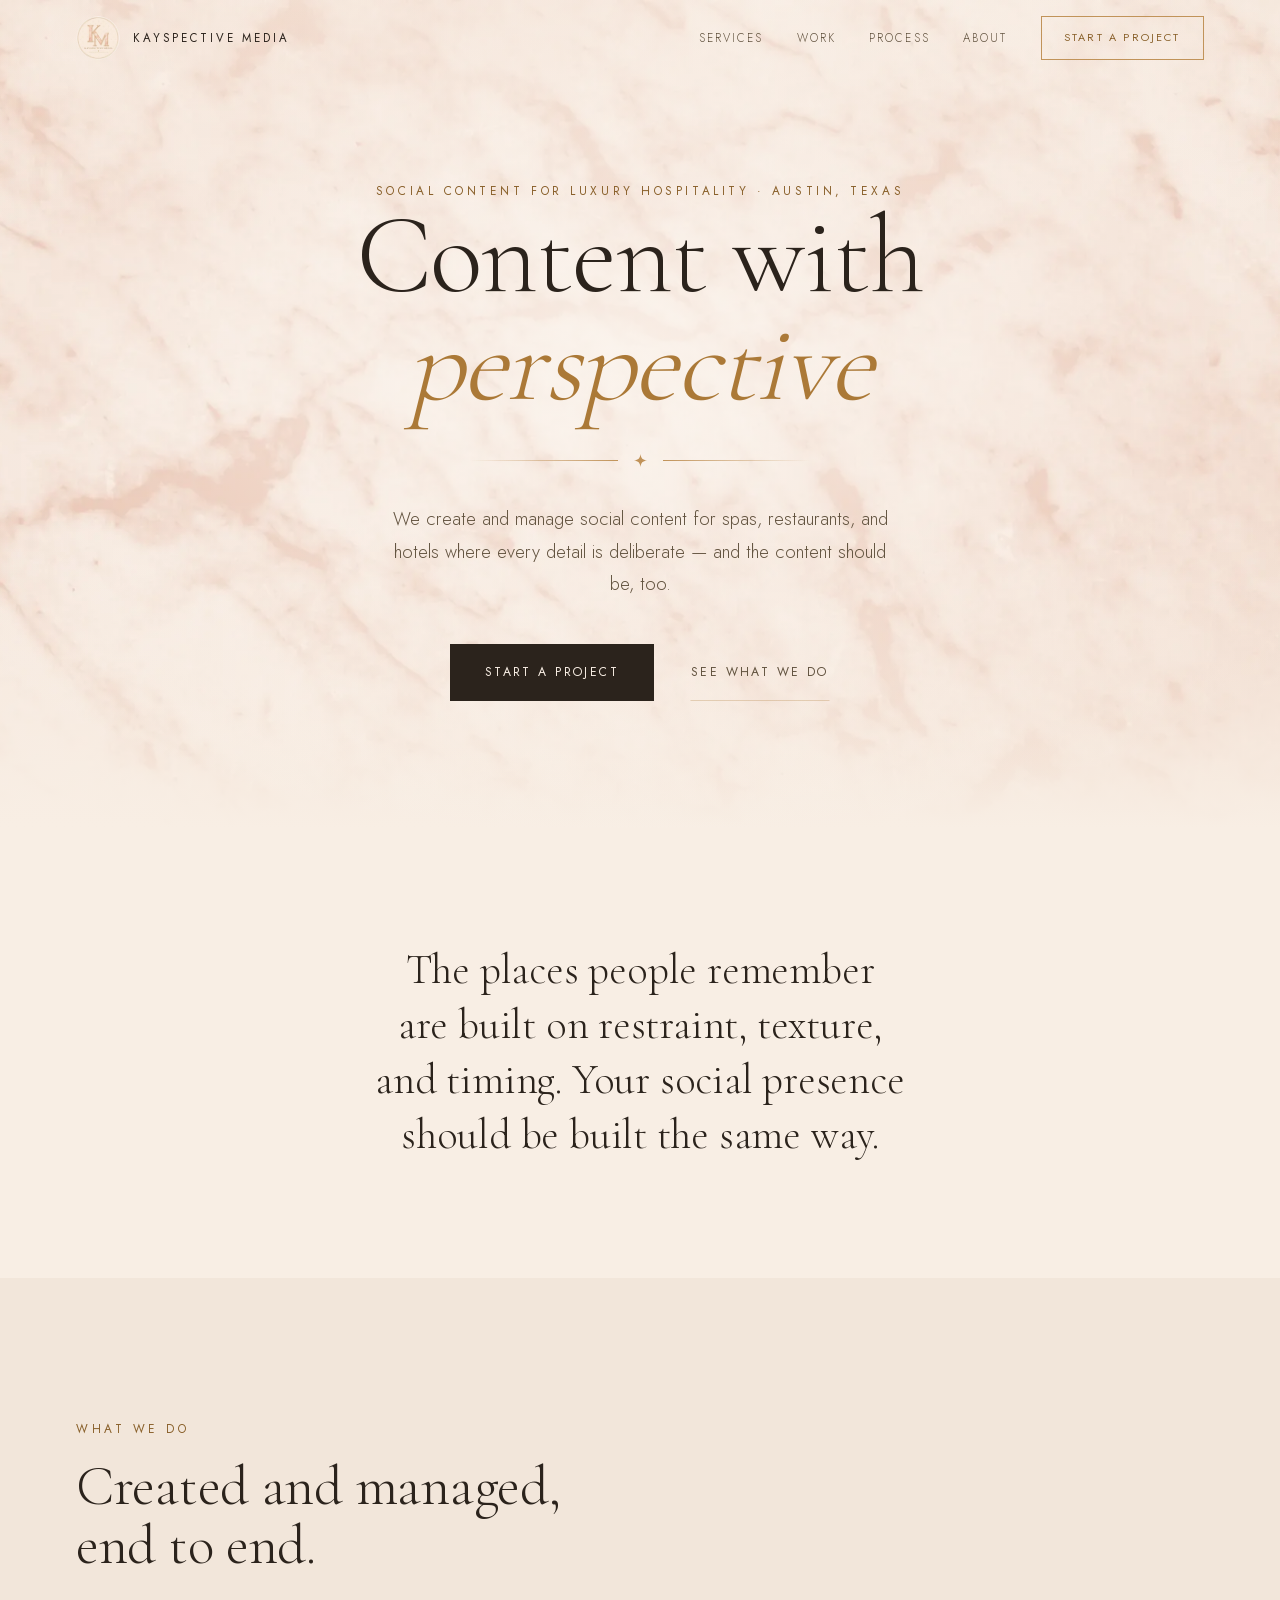
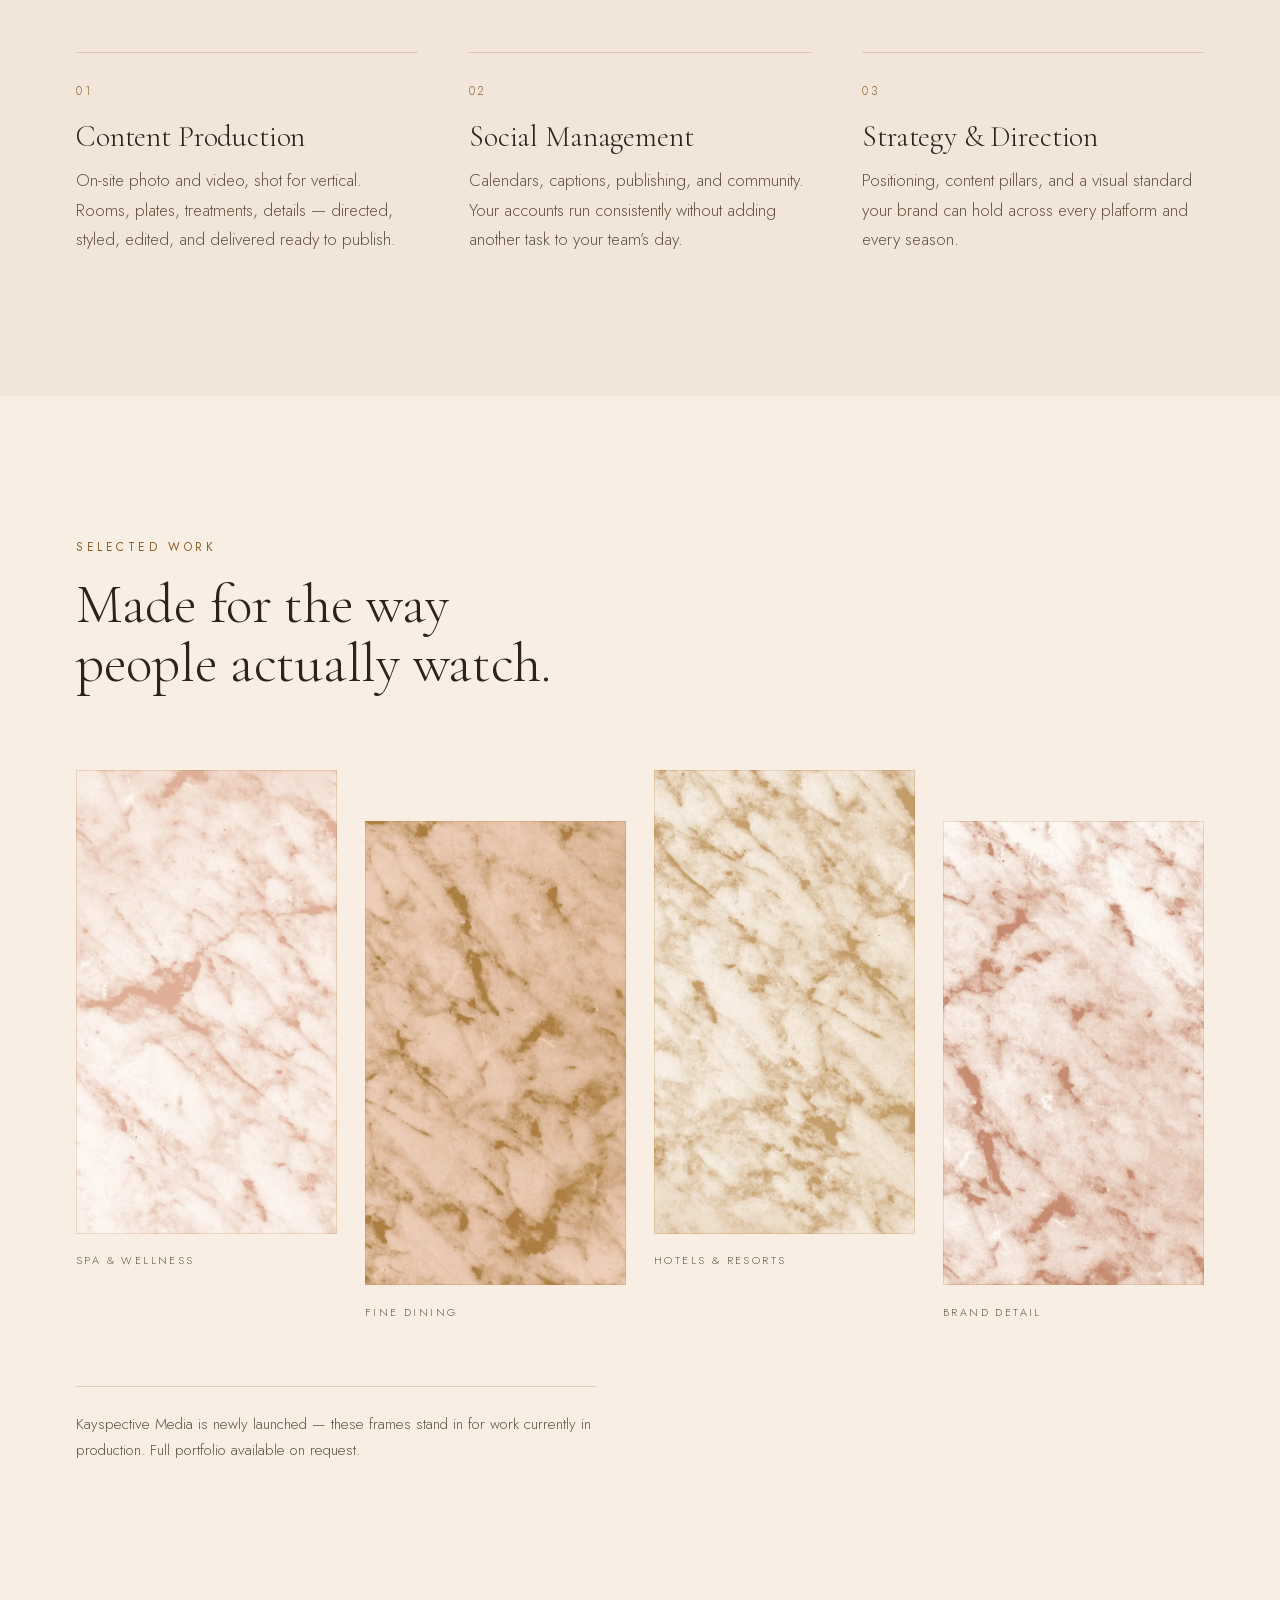
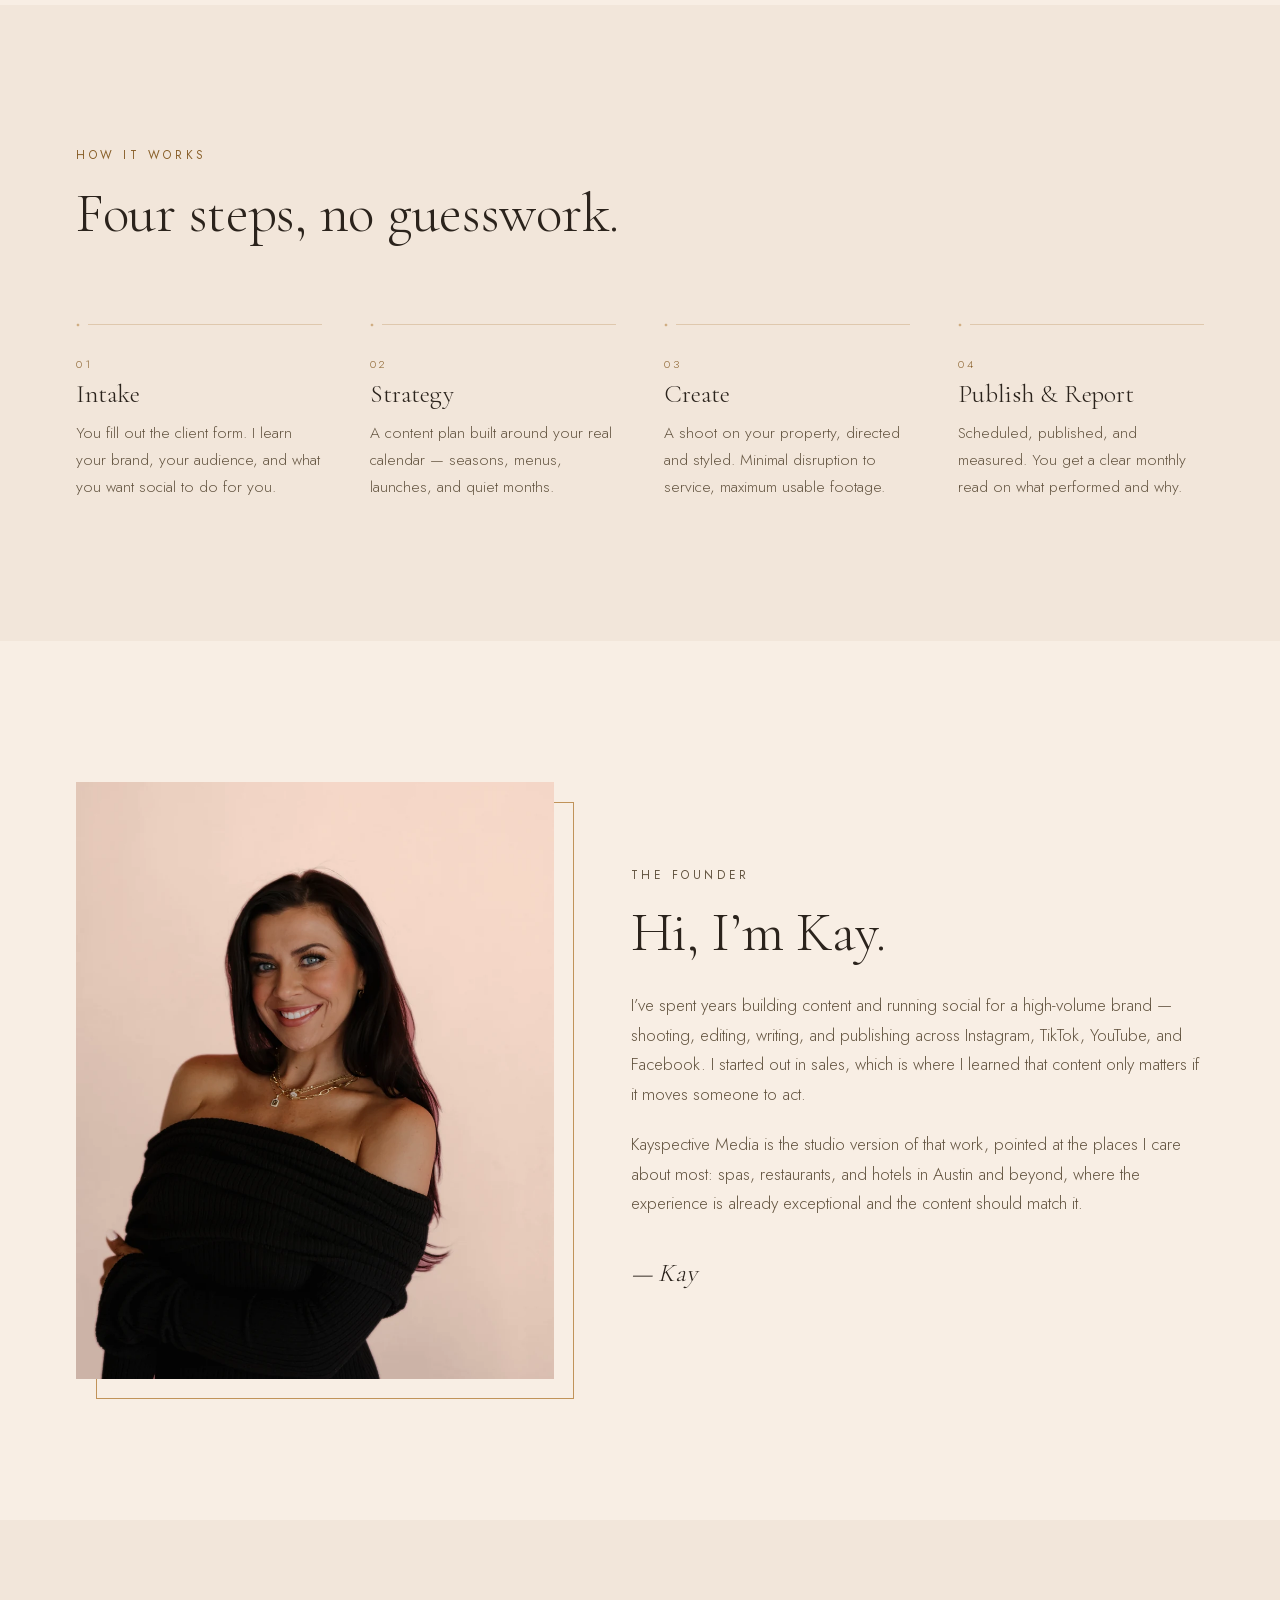
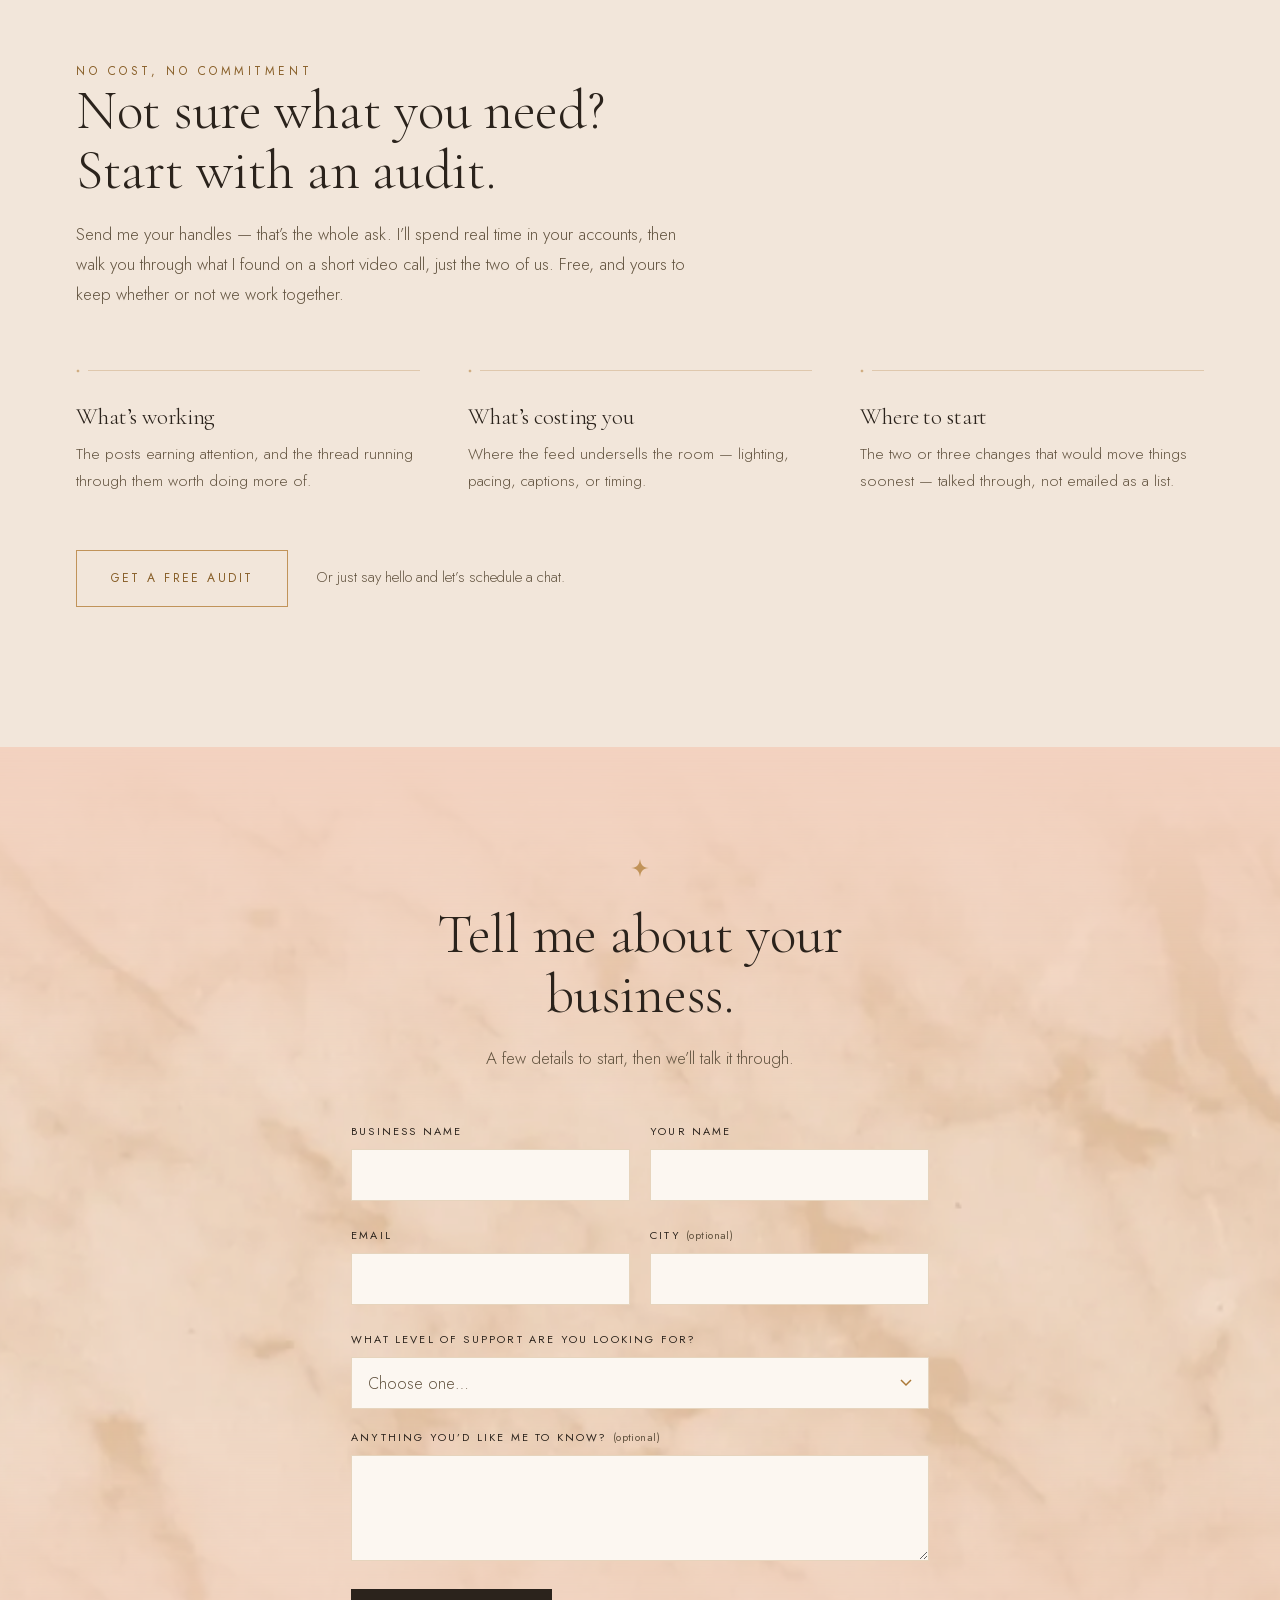
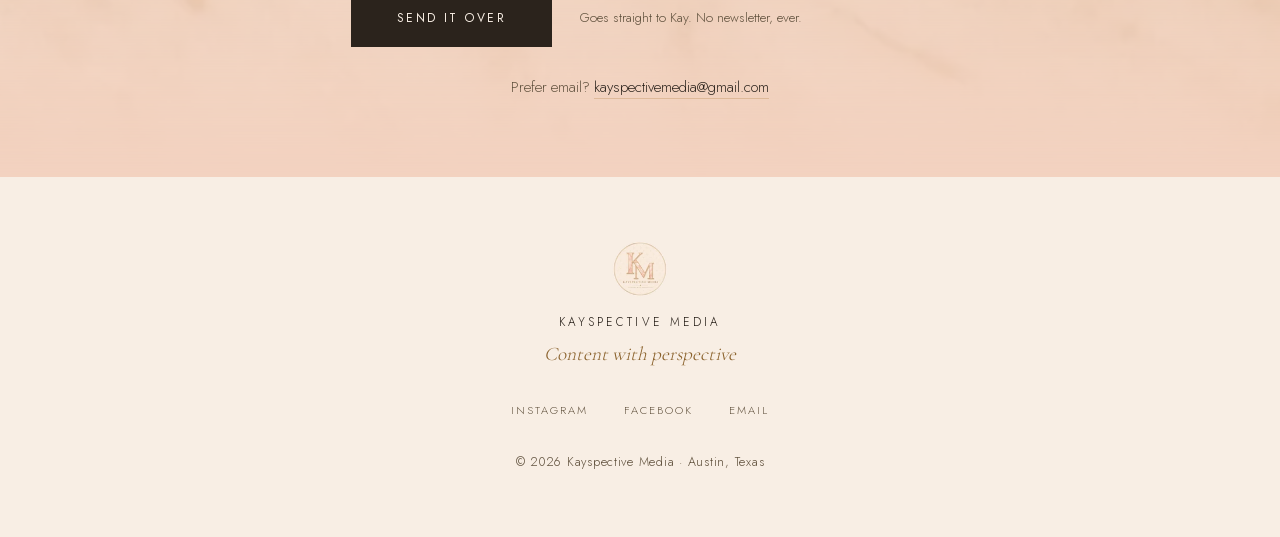
<file: index.html>
<!doctype html>
<html lang="en">
<head>
<meta charset="utf-8">
<meta name="viewport" content="width=device-width, initial-scale=1">
<title>Kayspective Media — Content with perspective</title>
<meta name="description" content="Kayspective Media creates and manages social content for luxury spas, restaurants, and hotels. Based in Austin, Texas.">
<link rel="canonical" href="https://kayspectivemedia.com/">

<meta property="og:type" content="website">
<meta property="og:site_name" content="Kayspective Media">
<meta property="og:title" content="Kayspective Media — Content with perspective">
<meta property="og:description" content="Social content creation and management for luxury spas, restaurants, and hotels. Based in Austin, Texas.">
<meta property="og:url" content="https://kayspectivemedia.com/">
<meta property="og:image" content="https://kayspectivemedia.com/assets/og.jpg">
<meta property="og:image:width" content="1200">
<meta property="og:image:height" content="630">
<meta name="twitter:card" content="summary_large_image">
<meta name="theme-color" content="#F8EEE4">

<link rel="icon" href="assets/favicon.ico" sizes="any">
<link rel="apple-touch-icon" href="assets/apple-touch-icon.png">

<link rel="preload" href="assets/fonts/cormorant-garamond-var.woff2" as="font" type="font/woff2" crossorigin>
<link rel="preload" href="assets/fonts/jost-var.woff2" as="font" type="font/woff2" crossorigin>
<link rel="preload" href="assets/img/hero.webp" as="image" fetchpriority="high">
<link rel="stylesheet" href="styles.css">
<script>document.documentElement.classList.add('js')</script>
<!-- Review deployments (GitHub Pages etc.) must not compete with the real domain
     in search. Scoped by hostname so it disables itself at launch automatically. -->
<script>
if (!/^(www\.)?kayspectivemedia\.com$/.test(location.hostname)) {
  var m = document.createElement('meta');
  m.name = 'robots'; m.content = 'noindex, nofollow';
  document.head.appendChild(m);
}
</script>

<script type="application/ld+json">
{
  "@context": "https://schema.org",
  "@type": "ProfessionalService",
  "name": "Kayspective Media",
  "slogan": "Content with perspective",
  "description": "Social content creation and management for luxury spas, restaurants, and hotels.",
  "url": "https://kayspectivemedia.com/",
  "logo": "https://kayspectivemedia.com/assets/logo.jpg",
  "image": "https://kayspectivemedia.com/assets/og.jpg",
  "email": "kayspectivemedia@gmail.com",
  "founder": { "@type": "Person", "name": "Kaylin Mee" },
  "address": { "@type": "PostalAddress", "addressLocality": "Austin", "addressRegion": "TX", "addressCountry": "US" },
  "areaServed": { "@type": "City", "name": "Austin" },
  "sameAs": ["https://www.instagram.com/kayspective.media",
             "https://www.facebook.com/profile.php?id=61593533099019"],
  "knowsAbout": ["Social media content creation", "Social media management", "Content strategy", "Hospitality marketing"]
}
</script>
<script src="https://challenges.cloudflare.com/turnstile/v0/api.js" async defer></script>
</head>
<body>
<a class="skip-link" href="#main">Skip to content</a>

<!-- ── reusable star glyph, lifted from the logo's damask motif ─────────── -->
<svg width="0" height="0" aria-hidden="true" focusable="false" style="position:absolute">
  <symbol id="star" viewBox="0 0 24 24">
    <path d="M12 0c1.05 8.2 3.8 10.95 12 12-8.2 1.05-10.95 3.8-12 12-1.05-8.2-3.8-10.95-12-12C8.2 10.95 10.95 8.2 12 0z"/>
  </symbol>
</svg>

<header class="site-header" id="site-header">
  <div class="shell header-inner">
    <a class="brand" href="#top">
      <img src="assets/logo-mark-96.webp" alt="" width="44" height="44" class="brand-mark">
      <span class="brand-name">Kayspective Media</span>
    </a>

    <nav class="nav" id="nav" aria-label="Primary">
      <a href="#services">Services</a>
      <a href="#work">Work</a>
      <a href="#process">Process</a>
      <a href="#about">About</a>
      <a class="btn btn-outline btn-sm" href="#contact">Start a project</a>
    </nav>

    <button class="nav-toggle" id="nav-toggle" aria-expanded="false" aria-controls="nav" aria-label="Menu">
      <span></span><span></span>
    </button>
  </div>
</header>

<main id="main">
<span id="top"></span>

<!-- ══ HERO ══════════════════════════════════════════════════════════════ -->
<section class="hero">
  <div class="hero-bg" aria-hidden="true"></div>
  <div class="shell hero-inner">
    <!-- COPY: provisional -->
    <p class="eyebrow reveal">Social content for luxury hospitality &middot; Austin, Texas</p>
    <h1 class="hero-title reveal">Content with<br><em>perspective</em></h1>
    <div class="rule reveal" aria-hidden="true"><span></span><svg class="star" width="13" height="13"><use href="#star"/></svg><span></span></div>
    <p class="hero-sub reveal">We create and manage social content for spas, restaurants, and hotels where every
      detail is deliberate &mdash; and the content should be, too.</p>
    <div class="hero-actions reveal">
      <a class="btn btn-solid" href="#contact">Start a project</a>
      <a class="btn btn-quiet" href="#services">See what we do</a>
    </div>
    <!-- /COPY -->
  </div>
</section>

<!-- ══ POSITIONING ═══════════════════════════════════════════════════════ -->
<section class="statement">
  <div class="shell">
    <!-- COPY: provisional -->
    <p class="statement-text reveal">The places people remember are built on restraint, texture, and timing.
      Your social presence should be built the same way.</p>
    <!-- /COPY -->
  </div>
</section>

<!-- ══ SERVICES ══════════════════════════════════════════════════════════ -->
<section class="section section-sand" id="services">
  <div class="shell">
    <header class="section-head">
      <p class="eyebrow reveal">What we do</p>
      <h2 class="reveal">Created and managed,<br>end to end.</h2>
    </header>

    <!-- COPY: provisional -->
    <div class="services">
      <article class="service reveal">
        <p class="num">01</p>
        <h3>Content Production</h3>
        <p>On-site photo and video, shot for vertical. Rooms, plates, treatments, details &mdash;
          directed, styled, edited, and delivered ready to publish.</p>
      </article>
      <article class="service reveal">
        <p class="num">02</p>
        <h3>Social Management</h3>
        <p>Calendars, captions, publishing, and community. Your accounts run consistently
          without adding another task to your team&rsquo;s day.</p>
      </article>
      <article class="service reveal">
        <p class="num">03</p>
        <h3>Strategy &amp; Direction</h3>
        <p>Positioning, content pillars, and a visual standard your brand can hold across
          every platform and every season.</p>
      </article>
    </div>
    <!-- /COPY -->
  </div>
</section>

<!-- ══ SELECTED WORK ═════════════════════════════════════════════════════ -->
<section class="section" id="work">
  <div class="shell">
    <header class="section-head">
      <p class="eyebrow reveal">Selected work</p>
      <h2 class="reveal">Made for the way<br>people actually watch.</h2>
    </header>

    <div class="reels">
      <figure class="reel reveal">
        <picture><source media="(max-width:640px)" srcset="assets/img/reel-1@half.webp">
        <img src="assets/img/reel-1.webp" alt="Vertical content frame in blush marble" width="900" height="1600" loading="lazy" decoding="async"></picture>
        <figcaption>Spa &amp; Wellness</figcaption>
      </figure>
      <figure class="reel reveal">
        <picture><source media="(max-width:640px)" srcset="assets/img/reel-2@half.webp">
        <img src="assets/img/reel-2.webp" alt="Vertical content frame in champagne marble" width="900" height="1600" loading="lazy" decoding="async"></picture>
        <figcaption>Fine Dining</figcaption>
      </figure>
      <figure class="reel reveal">
        <picture><source media="(max-width:640px)" srcset="assets/img/reel-3@half.webp">
        <img src="assets/img/reel-3.webp" alt="Vertical content frame in cream marble" width="900" height="1600" loading="lazy" decoding="async"></picture>
        <figcaption>Hotels &amp; Resorts</figcaption>
      </figure>
      <figure class="reel reveal">
        <picture><source media="(max-width:640px)" srcset="assets/img/reel-4@half.webp">
        <img src="assets/img/reel-4.webp" alt="Vertical content frame in rose marble" width="900" height="1600" loading="lazy" decoding="async"></picture>
        <figcaption>Brand Detail</figcaption>
      </figure>
    </div>

    <!-- COPY: provisional -->
    <p class="note reveal">Kayspective Media is newly launched &mdash; these frames stand in for work
      currently in production. Full portfolio available on request.</p>
    <!-- /COPY -->
  </div>
</section>

<!-- ══ PROCESS ═══════════════════════════════════════════════════════════ -->
<section class="section section-sand" id="process">
  <div class="shell">
    <header class="section-head">
      <p class="eyebrow reveal">How it works</p>
      <h2 class="reveal">Four steps, no guesswork.</h2>
    </header>

    <!-- COPY: provisional -->
    <ol class="process">
      <li class="step reveal">
        <svg class="star" width="12" height="12" aria-hidden="true"><use href="#star"/></svg>
        <h3><span>01</span> Intake</h3>
        <p>You fill out the client form. I learn your brand, your audience, and what you want social to do for you.</p>
      </li>
      <li class="step reveal">
        <svg class="star" width="12" height="12" aria-hidden="true"><use href="#star"/></svg>
        <h3><span>02</span> Strategy</h3>
        <p>A content plan built around your real calendar &mdash; seasons, menus, launches, and quiet months.</p>
      </li>
      <li class="step reveal">
        <svg class="star" width="12" height="12" aria-hidden="true"><use href="#star"/></svg>
        <h3><span>03</span> Create</h3>
        <p>A shoot on your property, directed and styled. Minimal disruption to service, maximum usable footage.</p>
      </li>
      <li class="step reveal">
        <svg class="star" width="12" height="12" aria-hidden="true"><use href="#star"/></svg>
        <h3><span>04</span> Publish &amp; Report</h3>
        <p>Scheduled, published, and measured. You get a clear monthly read on what performed and why.</p>
      </li>
    </ol>
    <!-- /COPY -->
  </div>
</section>

<!-- ══ ABOUT ═════════════════════════════════════════════════════════════ -->
<section class="section" id="about">
  <div class="shell about">
    <div class="about-media reveal">
      <picture><source media="(max-width:640px)" srcset="assets/img/portrait@half.webp">
      <img src="assets/img/portrait.webp" alt="Kay Mee, founder of Kayspective Media" width="900" height="1125" loading="lazy" decoding="async"></picture>
    </div>
    <div class="about-body">
      <p class="eyebrow reveal">The founder</p>
      <h2 class="reveal">Hi, I&rsquo;m Kay.</h2>
      <!-- COPY: provisional — Kay to review and approve before launch -->
      <p class="reveal">I&rsquo;ve spent years building content and running social for a high-volume brand &mdash;
        shooting, editing, writing, and publishing across Instagram, TikTok, YouTube, and Facebook. I
        started out in sales, which is where I learned that content only matters if it moves someone to act.</p>
      <p class="reveal">Kayspective Media is the studio version of that work, pointed at the places I care
        about most: spas, restaurants, and hotels in Austin and beyond, where the experience is already
        exceptional and the content should match it.</p>
      <p class="signature reveal">&mdash; Kay</p>
      <!-- /COPY -->
    </div>
  </div>
</section>

<!-- ══ FREE AUDIT ════════════════════════════════════════════════════════ -->
<!-- The low-commitment first step. Cold traffic arriving from Instagram is not
     ready to describe its whole operation to a studio it met a minute ago; this
     asks for nothing but a handle and feeds the same form. -->
<section class="section section-sand audit" id="audit">
  <div class="shell audit-inner">
    <!-- COPY: provisional -->
    <p class="eyebrow reveal">No cost, no commitment</p>
    <h2 class="reveal">Not sure what you need?<br>Start with an audit.</h2>
    <p class="audit-lead reveal">Send me your handles &mdash; that&rsquo;s the whole ask. I&rsquo;ll spend
      real time in your accounts, then walk you through what I found on a short video call, just the two
      of us. Free, and yours to keep whether or not we work together.</p>

    <ul class="audit-list">
      <li class="audit-item reveal">
        <svg class="star" width="12" height="12" aria-hidden="true"><use href="#star"/></svg>
        <h3>What&rsquo;s working</h3>
        <p>The posts earning attention, and the thread running through them worth doing more of.</p>
      </li>
      <li class="audit-item reveal">
        <svg class="star" width="12" height="12" aria-hidden="true"><use href="#star"/></svg>
        <h3>What&rsquo;s costing you</h3>
        <p>Where the feed undersells the room &mdash; lighting, pacing, captions, or timing.</p>
      </li>
      <li class="audit-item reveal">
        <svg class="star" width="12" height="12" aria-hidden="true"><use href="#star"/></svg>
        <h3>Where to start</h3>
        <p>The two or three changes that would move things soonest &mdash; talked through, not
          emailed as a list.</p>
      </li>
    </ul>

    <p class="audit-foot reveal">
      <a class="btn btn-outline" href="#contact" data-support="audit">Get a free audit</a>
      <span class="audit-next">Or just say hello and let&rsquo;s schedule a chat.</span>
    </p>
    <!-- /COPY -->
  </div>
</section>

<!-- ══ CLOSING CTA / INTAKE ══════════════════════════════════════════════ -->
<section class="cta" id="contact">
  <div class="cta-band" aria-hidden="true"></div>
  <div class="shell cta-inner">
    <svg class="star star-lg reveal" width="18" height="18" aria-hidden="true"><use href="#star"/></svg>
    <!-- COPY: provisional -->
    <h2 class="reveal">Tell me about your business.</h2>
    <p class="reveal">A few details to start, then we&rsquo;ll talk it through.</p>
    <!-- /COPY -->

    <form class="intake reveal" id="intake" method="post" action="/api/intake" novalidate>
      <div class="field-row">
        <div class="field">
          <label for="f-business">Business name</label>
          <input id="f-business" name="business" type="text" autocomplete="organization" required maxlength="120">
          <span class="field-error" id="e-business" hidden></span>
        </div>
        <div class="field">
          <label for="f-name">Your name</label>
          <input id="f-name" name="name" type="text" autocomplete="name" required maxlength="120">
          <span class="field-error" id="e-name" hidden></span>
        </div>
      </div>

      <div class="field-row">
        <div class="field">
          <label for="f-email">Email</label>
          <input id="f-email" name="email" type="email" autocomplete="email" inputmode="email" required maxlength="200">
          <span class="field-error" id="e-email" hidden></span>
        </div>
        <div class="field field-combo">
          <label for="f-city">City <span class="opt">(optional)</span></label>
          <!-- A plain text input until main.js upgrades it to a combobox. If the
               script never runs, browser address autofill still applies. -->
          <input id="f-city" name="city" type="text" autocomplete="address-level2"
                 maxlength="120" autocapitalize="words" spellcheck="false">
          <ul class="combo-list" id="city-list" role="listbox" aria-label="City suggestions" hidden></ul>
        </div>
      </div>

      <div class="field">
        <label for="f-support">What level of support are you looking for?</label>
        <select id="f-support" name="support" required>
          <option value="" selected disabled>Choose one&hellip;</option>
          <option>Strategy &amp; Guidance — we&rsquo;ll create and post ourselves</option>
          <option>Consistent Content — 3 videos a week</option>
          <option>Growth Content — 5 videos a week</option>
          <option>Daily Content — showing up every day</option>
          <option data-key="audit">Not sure yet — recommend a level after an audit</option>
        </select>
        <span class="field-error" id="e-support" hidden></span>
      </div>

      <div class="field">
        <label for="f-message">Anything you&rsquo;d like me to know? <span class="opt">(optional)</span></label>
        <textarea id="f-message" name="message" rows="3" maxlength="2000"></textarea>
      </div>

      <!-- Bot trap: real people never see or fill this. -->
      <p class="hp" aria-hidden="true">
        <label for="f-website">Website</label>
        <input id="f-website" name="website" type="text" tabindex="-1" autocomplete="off">
      </p>

      <!-- Managed widget in interaction-only mode: invisible for ordinary
           visitors, and only materialises as a checkbox when Cloudflare's risk
           signals call for one. It injects the cf-turnstile-response token into
           this form, which the Function verifies. -->
      <div class="turnstile cf-turnstile"
           data-sitekey="0x4AAAAAAEWW2EXfVwod5ZQl"
           data-appearance="interaction-only"
           data-action="intake"
           data-theme="light"></div>
      <noscript>
        <p class="form-note form-note-noscript">This form needs JavaScript to verify
          you&rsquo;re human. With it switched off, please email
          <a href="mailto:kayspectivemedia@gmail.com">kayspectivemedia@gmail.com</a>
          instead and I&rsquo;ll pick it up.</p>
      </noscript>

      <div class="form-foot">
        <button class="btn btn-solid btn-lg" type="submit" id="intake-submit">Send it over</button>
        <p class="form-note">Goes straight to Kay. No newsletter, ever.</p>
      </div>

      <p class="form-status" id="intake-status" role="status" aria-live="polite" hidden></p>
    </form>

    <p class="cta-alt reveal">Prefer email? <a href="mailto:kayspectivemedia@gmail.com">kayspectivemedia@gmail.com</a></p>
  </div>
</section>
</main>

<!-- Small screens only. Below the nav breakpoint the header's button is inside
     the collapsed drawer, leaving the hero button as the page's only call to
     action -- and it is gone after one swipe. main.js raises this once the hero
     leaves and lowers it again at the form. -->
<div class="sticky-cta" id="sticky-cta">
  <a class="btn btn-solid" href="#contact">Start a project</a>
</div>

<footer class="site-footer">
  <div class="shell footer-inner">
    <div class="footer-brand">
      <img src="assets/logo-mark-96.webp" alt="" width="56" height="56" loading="lazy">
      <p class="footer-name">Kayspective Media</p>
      <p class="footer-tag">Content with perspective</p>
    </div>
    <nav class="footer-links" aria-label="Footer">
      <a href="https://www.instagram.com/kayspective.media" target="_blank" rel="noopener">Instagram</a>
      <a href="https://www.facebook.com/profile.php?id=61593533099019" target="_blank" rel="noopener">Facebook</a>
      <a href="mailto:kayspectivemedia@gmail.com">Email</a>
    </nav>
    <p class="footer-legal">&copy; 2026 Kayspective Media &middot; Austin, Texas</p>
  </div>
</footer>

<script type="module" src="main.js"></script>
</body>
</html>
</file>
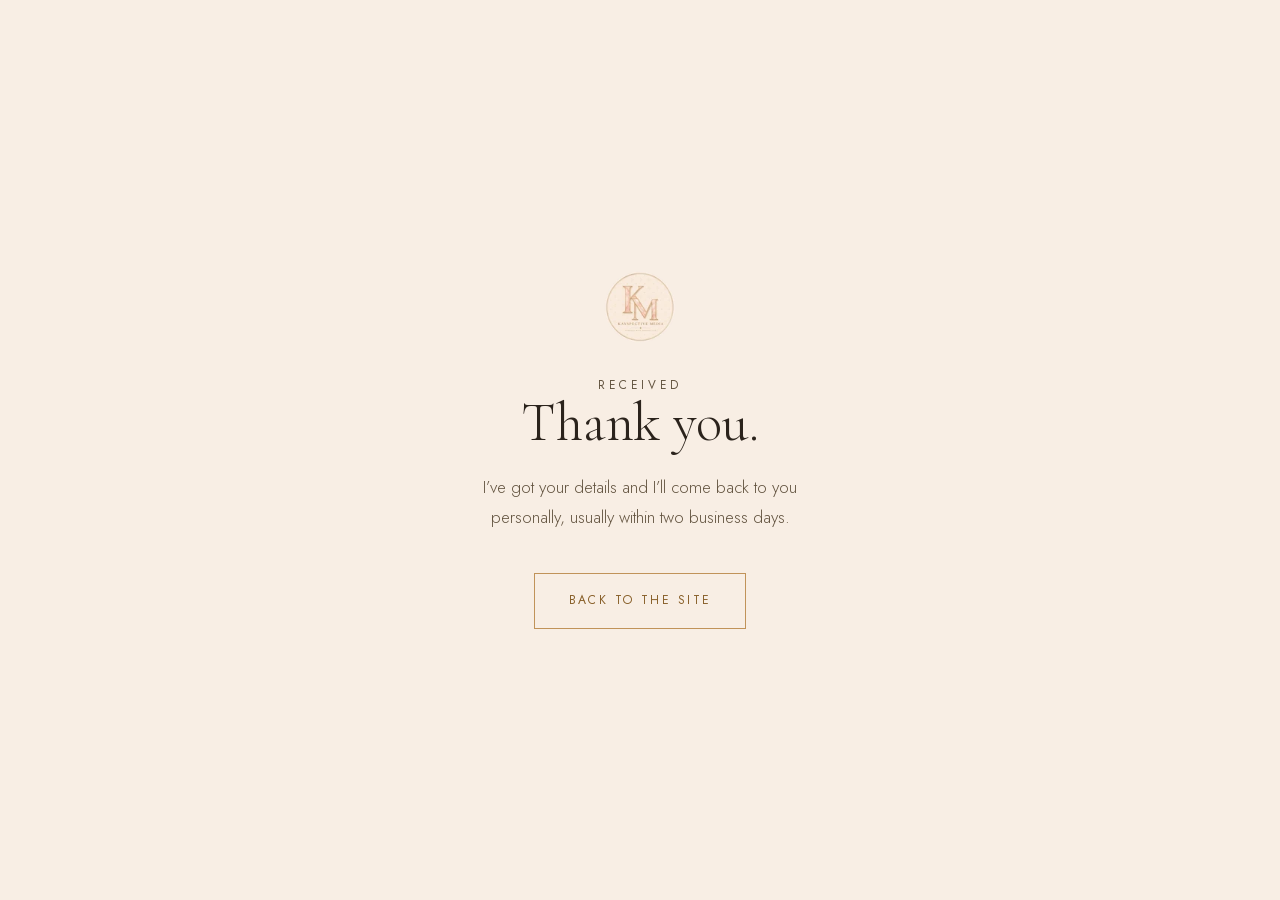
<file: thank-you/index.html>
<!doctype html>
<html lang="en">
<head>
<meta charset="utf-8">
<meta name="viewport" content="width=device-width, initial-scale=1">
<title>Thank you — Kayspective Media</title>
<meta name="description" content="Your enquiry has reached Kayspective Media.">
<meta name="robots" content="noindex">
<link rel="icon" href="../assets/favicon.ico" sizes="any">
<link rel="apple-touch-icon" href="../assets/apple-touch-icon.png">
<link rel="preload" href="../assets/fonts/cormorant-garamond-var.woff2" as="font" type="font/woff2" crossorigin>
<link rel="preload" href="../assets/fonts/jost-var.woff2" as="font" type="font/woff2" crossorigin>
<link rel="stylesheet" href="../styles.css">
<style>
  /* This page exists for visitors without JavaScript, who get redirected here
     instead of seeing the inline success state. */
  .thanks { min-height: 100svh; display: grid; place-items: center; text-align: center; padding: 2rem var(--gutter); }
  .thanks-inner { max-width: 32rem; }
  .thanks img { margin: 0 auto 2rem; border-radius: 50%; }
  .thanks h1 { font-size: clamp(2.2rem, 6vw, 3.4rem); margin-bottom: 1.25rem; }
  .thanks p { color: var(--ink-soft); margin-inline: auto; max-width: 38ch; }
  .thanks .btn { margin-top: 2.5rem; }
</style>
</head>
<body>
<main class="thanks">
  <div class="thanks-inner">
    <img src="../assets/logo-mark-96.webp" alt="Kayspective Media" width="72" height="72">
    <p class="eyebrow">Received</p>
    <h1 id="thanks-title">Thank you.</h1>
    <p id="thanks-body">I&rsquo;ve got your details and I&rsquo;ll come back to you personally,
      usually within two business days.</p>
    <a class="btn btn-outline" href="../">Back to the site</a>
  </div>
</main>
<script>
  // The Function redirects here with ?error=... when the enquiry did not arrive,
  // so the page must not thank someone whose details never reached Kay.
  // ?error=verify is the bot check specifically: a visitor without JavaScript
  // never gets a Turnstile token, and telling them 'something went wrong' would
  // send them back to retry a form that cannot succeed.
  var reason = new URLSearchParams(location.search).get('error');
  if (reason) {
    document.getElementById('thanks-title').textContent = 'That didn’t go through.';
    document.getElementById('thanks-body').innerHTML = reason === 'verify'
      ? 'The form could not verify you’re human — that usually means JavaScript is ' +
        'switched off. Please email <a href="mailto:kayspectivemedia@gmail.com">' +
        'kayspectivemedia@gmail.com</a> and I’ll pick it up right away.'
      : 'Something went wrong sending your details. Please email ' +
        '<a href="mailto:kayspectivemedia@gmail.com">kayspectivemedia@gmail.com</a> and I’ll pick it up right away.';
    document.querySelector('.eyebrow').textContent = 'Not sent';
  }
</script>
</body>
</html>
</file>
<file: styles.css>
/* ═══════════════════════════════════════════════════════════════════════════
   Kayspective Media — landing page
   ───────────────────────────────────────────────────────────────────────────
   Design note: the logo is cream, gold foil, and blush marble. Rendering the
   *page* in those proportions would read bridal, not luxury. So the emphasis is
   inverted — a quiet cream ground, near-black serif type, and gold restricted to
   hairlines, small-caps eyebrows, and rules. Nothing on the page is allowed to
   out-saturate the logo. Blush appears exactly once, as the closing CTA wash.
   ═══════════════════════════════════════════════════════════════════════════ */

@font-face {
  font-family: 'Cormorant Garamond';
  src: url('assets/fonts/cormorant-garamond-var.woff2') format('woff2-variations');
  font-weight: 300 500; font-style: normal; font-display: swap;
}
@font-face {
  font-family: 'Jost';
  src: url('assets/fonts/jost-var.woff2') format('woff2-variations');
  font-weight: 300 500; font-style: normal; font-display: swap;
}

:root {
  /* Kay's four canonical brand colors */
  --cream:      #F8EEE4;
  --blush:      #F3D2C0;
  --gold:       #C19359;
  --gold-deep:  #AB7937;

  /* Kay's deep gold is 3.1:1 on cream -- correct for rules and large display
     type, but short of the 4.5:1 small text needs. This is the same hue taken
     down in value until it passes on both cream and sand grounds. */
  --gold-text:  #89602A;

  /* derived neutrals the brand palette doesn't specify but the page needs */
  --cream-lift: #FCF7F1;
  --sand:       #F2E6DA;
  --blush-deep: #E0AC93;
  --ink:        #2B231C;
  --ink-soft:   #62533F;
  --hairline:   rgba(171, 121, 55, .28);

  --serif: 'Cormorant Garamond', 'Iowan Old Style', Georgia, serif;
  --sans:  'Jost', ui-sans-serif, system-ui, -apple-system, 'Segoe UI', sans-serif;

  --shell:   1240px;
  --gutter:  clamp(1.25rem, 5vw, 3.5rem);
  --section: clamp(5.5rem, 11vw, 9.5rem);
  --measure: 62ch;

  --ease: cubic-bezier(.22, .61, .36, 1);
  color-scheme: light;           /* a print-inspired cream brand must not invert */
}

/* ── reset ───────────────────────────────────────────────────────────────── */
*, *::before, *::after { box-sizing: border-box; }
* { margin: 0; }
html { -webkit-text-size-adjust: 100%; scroll-behavior: smooth; }
body {
  background: var(--cream);
  color: var(--ink);
  font-family: var(--sans);
  font-size: 1.0625rem;
  font-weight: 300;
  line-height: 1.75;
  -webkit-font-smoothing: antialiased;
  overflow-x: hidden;
}
img, picture, svg { display: block; max-width: 100%; }
img { height: auto; }
a { color: inherit; }

/* anchor links must clear the fixed header */
section[id], #top { scroll-margin-top: 84px; }

.shell { width: 100%; max-width: var(--shell); margin-inline: auto; padding-inline: var(--gutter); }

.skip-link {
  position: absolute; left: 50%; translate: -50% -140%;
  z-index: 100; background: var(--ink); color: var(--cream);
  padding: .75rem 1.5rem; font-size: .78rem; letter-spacing: .18em;
  text-transform: uppercase; text-decoration: none; transition: translate .2s var(--ease);
}
.skip-link:focus-visible { translate: -50% 0; }

:where(a, button):focus-visible {
  outline: 2px solid var(--gold-deep);
  outline-offset: 4px;
  border-radius: 1px;
}

/* ── shared type ─────────────────────────────────────────────────────────── */
h1, h2, h3 { font-family: var(--serif); font-weight: 300; line-height: 1.06; letter-spacing: -.005em; }
h2 { font-size: clamp(2.05rem, 4.6vw, 3.5rem); }
em { font-style: italic; }

.eyebrow {
  font-size: clamp(.66rem, 1.4vw, .74rem);
  font-weight: 400;
  letter-spacing: .3em;
  text-transform: uppercase;
  color: var(--gold-text);
  text-wrap: balance;          /* stops "Austin, Texas" orphaning on narrow screens */
}

.star { fill: var(--gold); flex: none; }

.rule { display: flex; align-items: center; justify-content: center; gap: 1rem; margin: 2.25rem auto; max-width: 340px; }
.rule span { height: 1px; flex: 1; background: linear-gradient(90deg, transparent, var(--gold)); }
.rule span:last-child { background: linear-gradient(90deg, var(--gold), transparent); }

/* ── buttons ─────────────────────────────────────────────────────────────── */
.btn {
  display: inline-block;
  font-family: var(--sans);
  font-size: .76rem; font-weight: 400;
  letter-spacing: .2em; text-transform: uppercase; text-decoration: none;
  padding: 1.05rem 2.1rem;
  border: 1px solid transparent;
  transition: background-color .35s var(--ease), color .35s var(--ease),
              border-color .35s var(--ease), transform .35s var(--ease);
}
.btn-solid  { background: var(--ink); color: var(--cream); }
.btn-solid:hover  { background: var(--gold-text); }
.btn-outline { border-color: var(--gold); color: var(--gold-text); }
.btn-outline:hover { background: var(--gold-text); border-color: var(--gold-text); color: var(--cream-lift); }
.btn-quiet {
  padding-inline: 0; color: var(--ink-soft);
  border-bottom: 1px solid var(--hairline);
}
.btn-quiet:hover { color: var(--gold-text); border-bottom-color: var(--gold-text); }
.btn-sm { padding: .7rem 1.4rem; font-size: .68rem; }
.btn-lg { padding: 1.2rem 2.8rem; }

/* ── header ──────────────────────────────────────────────────────────────── */
.site-header {
  position: fixed; inset: 0 0 auto; z-index: 50;
  transition: background-color .4s var(--ease), box-shadow .4s var(--ease);
}
.site-header.is-scrolled {
  background: rgba(252, 247, 241, .92);
  backdrop-filter: saturate(180%) blur(14px);
  box-shadow: 0 1px 0 var(--hairline);
}
.header-inner { display: flex; align-items: center; justify-content: space-between; gap: 1.5rem; padding-block: 1rem; }

.brand { display: flex; align-items: center; gap: .8rem; text-decoration: none; }
.brand-mark { border-radius: 50%; }
.brand-name {
  font-size: .72rem; letter-spacing: .26em; text-transform: uppercase;
  font-weight: 400; color: var(--ink); white-space: nowrap;
}

.nav { display: flex; align-items: center; gap: clamp(1.25rem, 2.6vw, 2.5rem); }
.nav > a:not(.btn) {
  font-size: .72rem; letter-spacing: .18em; text-transform: uppercase;
  text-decoration: none; color: var(--ink-soft); padding-block: .35rem;
  position: relative; transition: color .3s var(--ease);
}
.nav > a:not(.btn)::after {
  content: ''; position: absolute; left: 0; bottom: 0; height: 1px; width: 0;
  background: var(--gold-deep); transition: width .35s var(--ease);
}
.nav > a:not(.btn):hover { color: var(--gold-text); }
.nav > a:not(.btn):hover::after { width: 100%; }

.nav-toggle {
  display: none; background: none; border: 0; cursor: pointer;
  padding: .6rem; width: 44px; height: 44px;
}
.nav-toggle span {
  display: block; height: 1px; width: 22px; background: var(--ink);
  transition: transform .35s var(--ease), opacity .25s var(--ease);
}
.nav-toggle span + span { margin-top: 6px; }
.nav-toggle[aria-expanded="true"] span:first-child { transform: translateY(3.5px) rotate(45deg); }
.nav-toggle[aria-expanded="true"] span:last-child  { transform: translateY(-3.5px) rotate(-45deg); }

/* ── hero ────────────────────────────────────────────────────────────────── */
.hero {
  position: relative; isolation: isolate;
  min-height: 92svh;
  display: grid; place-items: center;
  padding-block: clamp(7rem, 16vh, 11rem) clamp(4rem, 10vh, 7rem);
  text-align: center;
  overflow: hidden;
}
.hero-bg {
  position: absolute; inset: 0; z-index: -1;
  background: url('assets/img/hero.webp') center/cover no-repeat;
}
/* scrim: keeps display type legible and fades the marble into the page below */
.hero-bg::after {
  content: ''; position: absolute; inset: 0;
  background:
    radial-gradient(ellipse 70% 60% at 50% 42%, rgba(252,247,241,.86), rgba(252,247,241,.35) 60%, transparent),
    linear-gradient(180deg, rgba(248,238,228,.55) 0%, transparent 28%, transparent 62%, var(--cream) 100%);
}
.hero-inner { max-width: 940px; }
.hero-title {
  font-size: clamp(3.1rem, 9.4vw, 6.9rem);
  line-height: .98;
  letter-spacing: -.015em;
}
.hero-title em { display: block; color: var(--gold-deep); }
.hero-sub {
  max-width: 46ch; margin-inline: auto;
  color: var(--ink-soft); font-size: clamp(1rem, 1.7vw, 1.15rem);
}
.hero-actions {
  display: flex; flex-wrap: wrap; gap: 1rem 2.25rem;
  align-items: center; justify-content: center;
  margin-top: 2.75rem;
}

/* ── positioning statement ───────────────────────────────────────────────── */
.statement { padding-block: clamp(4.5rem, 9vw, 7.5rem); text-align: center; }
.statement-text {
  font-family: var(--serif); font-weight: 300;
  font-size: clamp(1.6rem, 3.5vw, 2.6rem);
  line-height: 1.32; letter-spacing: -.005em;
  max-width: 30ch; margin-inline: auto; text-wrap: balance;
}

/* ── generic section ─────────────────────────────────────────────────────── */
.section { padding-block: var(--section); }
.section-sand { background: var(--sand); }
.section-head { margin-bottom: clamp(3rem, 6vw, 4.75rem); }
.section-head .eyebrow { margin-bottom: 1.1rem; }

/* ── services ────────────────────────────────────────────────────────────── */
.services { display: grid; gap: clamp(2.5rem, 4vw, 3.5rem); grid-template-columns: repeat(auto-fit, minmax(240px, 1fr)); }
.service { border-top: 1px solid var(--hairline); padding-top: 1.75rem; }
.service .num {
  font-size: .72rem; letter-spacing: .24em; color: var(--gold-text); margin-bottom: 1.25rem;
}
.service h3 { font-size: clamp(1.45rem, 2.4vw, 1.85rem); margin-bottom: .85rem; }
.service p { color: var(--ink-soft); max-width: 34ch; }

/* ── selected work: 9:16 reel frames, the studio's actual deliverable ────── */
.reels { display: grid; gap: clamp(1rem, 2.2vw, 1.75rem); grid-template-columns: repeat(4, 1fr); }
.reel { position: relative; }
.reel picture { display: block; overflow: hidden; position: relative; }
/* hairline frame: reads as a deliberately placed piece rather than a swatch */
.reel picture::after {
  content: ''; position: absolute; inset: 0; pointer-events: none;
  box-shadow: inset 0 0 0 1px rgba(171, 121, 55, .22);
}
.reel img {
  width: 100%; aspect-ratio: 9 / 16; object-fit: cover;
  /* one shared grade across every image so they read as a single art direction */
  filter: saturate(.94) contrast(1.02);
  transition: transform .8s var(--ease);
}
.reel:hover img { transform: scale(1.03); }
.reel figcaption {
  margin-top: 1.1rem;
  font-size: .68rem; letter-spacing: .22em; text-transform: uppercase; color: var(--ink-soft);
}
/* editorial rhythm: lift alternating frames rather than lining them up flat */
.reel:nth-child(even) { margin-top: clamp(1.5rem, 4vw, 3.25rem); }

.note {
  margin-top: clamp(3rem, 5vw, 4rem);
  max-width: 52ch; color: var(--ink-soft); font-size: .95rem;
  padding-top: 1.5rem; border-top: 1px solid var(--hairline);
}

/* Video upgrade. The still <picture> keeps carrying the layout and the clip is
   laid over it, so there is no shift when the first frame paints and a failed
   clip simply leaves the poster standing. It stays transparent until playback
   actually starts -- preload="none" means the element is blank before that. */
.reel video {
  position: absolute; inset: 0;
  width: 100%; height: 100%;
  object-fit: cover;
  opacity: 0;
  filter: saturate(.94) contrast(1.02);   /* match the stills */
  transition: opacity .5s var(--ease);
}
.reel.is-playing video { opacity: 1; }

/* WCAG 2.2.2: anything that moves for more than five seconds needs a stop.
   Always present on touch, revealed by hover or keyboard focus elsewhere. */
.reel-toggle {
  position: absolute; top: .75rem; right: .75rem;
  display: none;
  width: 44px; height: 44px;
  align-items: center; justify-content: center;
  background: rgba(252, 247, 241, .88);
  backdrop-filter: saturate(180%) blur(8px);
  border: 1px solid var(--hairline);
  border-radius: 50%;
  cursor: pointer;
  transition: opacity .3s var(--ease), background-color .3s var(--ease);
}
.reel.has-video .reel-toggle { display: flex; }
.reel-toggle:hover { background: var(--cream-lift); }
.reel-toggle::before, .reel-toggle::after { content: ''; display: block; background: var(--ink); }
/* paused -- a triangle drawn with borders */
.reel-toggle::before {
  width: 0; height: 0; margin-left: 3px;
  background: none;
  border-style: solid; border-width: 6px 0 6px 10px;
  border-color: transparent transparent transparent var(--ink);
}
.reel-toggle::after { display: none; }
/* playing -- two bars */
.reel.is-playing .reel-toggle::before {
  width: 3px; height: 13px; margin: 0 2px 0 0;
  background: var(--ink); border: 0;
}
.reel.is-playing .reel-toggle::after {
  display: block; width: 3px; height: 13px; margin-left: 2px;
}
@media (hover: hover) {
  .reel.has-video .reel-toggle { opacity: 0; }
  .reel:hover .reel-toggle,
  .reel:focus-within .reel-toggle,
  .reel-toggle:focus-visible { opacity: 1; }
}

/* ── process ─────────────────────────────────────────────────────────────── */
.process {
  list-style: none; padding: 0;
  display: grid; gap: clamp(2.25rem, 4vw, 3rem);
  grid-template-columns: repeat(auto-fit, minmax(210px, 1fr));
  position: relative;
}
.step { position: relative; padding-top: 2.5rem; }
/* the hairline the star nodes sit on */
.step::before {
  content: ''; position: absolute; top: 5px; left: 0; right: 0;
  height: 1px; background: var(--hairline);
}
.step .star { position: absolute; top: 0; left: 0; background: var(--sand); padding-right: .5rem; }
.step h3 { font-size: clamp(1.3rem, 2.1vw, 1.6rem); margin-bottom: .7rem; }
.step h3 span {
  display: block; font-family: var(--sans); font-size: .7rem;
  letter-spacing: .24em; color: var(--gold-text); margin-bottom: .6rem;
}
.step p { color: var(--ink-soft); font-size: .97rem; }

/* ── about ───────────────────────────────────────────────────────────────── */
.about {
  display: grid; gap: clamp(2.5rem, 6vw, 5rem);
  grid-template-columns: minmax(0, 5fr) minmax(0, 6fr);
  align-items: center;
}
.about-media { position: relative; }
.about-media img { width: 100%; aspect-ratio: 4 / 5; object-fit: cover; }
/* gold rule offset behind the portrait — a quiet framing device */
.about-media::before {
  content: ''; position: absolute; inset: 1.25rem -1.25rem -1.25rem 1.25rem;
  border: 1px solid var(--gold); z-index: -1;
}
.about-body .eyebrow { margin-bottom: 1.1rem; }
.about-body h2 { margin-bottom: 1.75rem; }
.about-body p { color: var(--ink-soft); max-width: var(--measure); }
.about-body p + p { margin-top: 1.25rem; }
.signature {
  font-family: var(--serif); font-size: 1.6rem; font-style: italic;
  color: var(--ink) !important; margin-top: 2rem !important;
}

/* ── free audit ──────────────────────────────────────────────────────────── */
.audit h2 { margin-bottom: 1.25rem; }
.audit-lead {
  color: var(--ink-soft); max-width: var(--measure);
  margin-bottom: clamp(2.5rem, 5vw, 3.5rem);
}
.audit-list {
  list-style: none; padding: 0;
  display: grid; gap: clamp(2rem, 4vw, 3rem);
  grid-template-columns: repeat(auto-fit, minmax(210px, 1fr));
  margin-bottom: clamp(2.5rem, 5vw, 3.5rem);
}
/* same hairline-and-node idiom as .step, and the star knocks the rule out with
   the section's own ground -- which is why this section has to stay sand. */
.audit-item { position: relative; padding-top: 2.5rem; }
.audit-item::before {
  content: ''; position: absolute; top: 5px; left: 0; right: 0;
  height: 1px; background: var(--hairline);
}
.audit-item .star {
  position: absolute; top: 0; left: 0;
  background: var(--sand); padding-right: .5rem;
}
.audit-item h3 { font-size: clamp(1.2rem, 2vw, 1.45rem); margin-bottom: .6rem; }
.audit-item p { color: var(--ink-soft); font-size: .97rem; }
.audit-foot {
  display: flex; flex-wrap: wrap; align-items: center;
  gap: 1.25rem 1.75rem;
}
.audit-next { color: var(--ink-soft); font-size: .92rem; }

/* ── closing CTA ─────────────────────────────────────────────────────────── */
.cta {
  position: relative; isolation: isolate;
  padding-block: clamp(4.5rem, 9vw, 7rem) clamp(3.5rem, 6vw, 5rem);
  text-align: center;
  background: var(--blush);
}
.cta-band {
  position: absolute; inset: 0; z-index: -1;
  background: url('assets/img/band.webp') center/cover no-repeat;
  opacity: .5;
  mask-image: linear-gradient(180deg, transparent, #000 35%, #000 65%, transparent);
}
.cta-inner { max-width: 690px; }
.cta .star-lg { margin: 0 auto 1.75rem; }
.cta h2 { margin-bottom: 1.25rem; }
/* direct children only: `.cta p` also matched the form's <p class="field">
   wrappers, and an auto inline margin stops a grid item stretching. */
.cta-inner > p { color: var(--ink-soft); margin-inline: auto; max-width: 44ch; }
.cta .btn { margin-top: 2.5rem; }
.cta-alt { margin-top: 1.75rem !important; font-size: .92rem; }
.cta-alt a { color: var(--ink); text-decoration: none; border-bottom: 1px solid var(--hairline); }
.cta-alt a:hover { border-bottom-color: var(--gold-text); }   /* ink stays: gold fails on blush */


/* ── intake form ─────────────────────────────────────────────────────────── */
/* Sits on the blush band, so inputs get a cream ground of their own: blush is
   the one surface where none of the golds clear AA, and text needs --ink. */
.intake { margin-top: clamp(2.25rem, 4vw, 3rem); text-align: left; }

.field-row { display: grid; gap: 0 1.25rem; grid-template-columns: 1fr 1fr; }
.field { margin: 0 0 1.15rem; max-width: none; margin-inline: 0; }

.field label {
  display: block; margin-bottom: .5rem;
  font-size: .68rem; letter-spacing: .2em; text-transform: uppercase;
  color: var(--ink); font-weight: 400;
}
.field .opt { text-transform: none; letter-spacing: .04em; color: var(--ink-soft); }

.field input, .field select, .field textarea {
  width: 100%; display: block;
  font-family: var(--sans); font-size: 1rem; font-weight: 300; color: var(--ink);
  background: var(--cream-lift);
  border: 1px solid var(--hairline);
  border-radius: 0;
  padding: .85rem 1rem;
  transition: border-color .3s var(--ease), box-shadow .3s var(--ease);
  -webkit-appearance: none; appearance: none;
}
.field textarea { resize: vertical; min-height: 5.5rem; line-height: 1.6; }

/* native select arrow, drawn to match the gold hairlines */
.field select {
  background-image: url("data:image/svg+xml,%3Csvg xmlns='http://www.w3.org/2000/svg' width='12' height='8'%3E%3Cpath d='M1 1l5 5 5-5' fill='none' stroke='%23AB7937' stroke-width='1.5'/%3E%3C/svg%3E");
  background-repeat: no-repeat;
  background-position: right 1rem center;
  padding-right: 2.75rem;
}
.field select:invalid { color: var(--ink-soft); }

.field :is(input, select, textarea):focus-visible {
  outline: none;
  border-color: var(--gold-deep);
  box-shadow: 0 0 0 2px rgba(171, 121, 55, .28);
}

.field-error {
  display: block; margin-top: .4rem;
  font-size: .82rem; letter-spacing: .02em; color: #8C2F1E;
}
.field :is(input, select, textarea)[aria-invalid="true"] { border-color: #8C2F1E; }

/* honeypot: off-canvas rather than display:none, which some bots skip */
.hp {
  position: absolute; left: -9999px; width: 1px; height: 1px;
  overflow: hidden; margin: 0;
}

.form-foot {
  display: flex; flex-wrap: wrap; align-items: center; gap: 1rem 1.75rem;
  margin-top: 1.75rem;
}
.form-foot .btn { margin-top: 0 !important; }
/* no max-width: the flex row already bounds it, and a cap forced a two-line
   wrap in space that fits one. */
.form-note { font-size: .84rem; color: var(--ink-soft); margin: 0 !important; text-align: left; flex: 1 1 14rem; }

/* Turnstile in interaction-only mode injects its iframe but shows nothing for
   ordinary visitors, so the container must not reserve vertical space of its
   own -- line-height: 0 keeps the inline box from adding a stray text row. The
   form-foot below already carries the separation a visible challenge needs. */
.turnstile { line-height: 0; }
.form-note-noscript { margin-top: 1.5rem !important; max-width: 48ch; flex: none; }

.intake[data-sending] { opacity: .6; pointer-events: none; }

.form-status {
  margin-top: 1.5rem !important; padding: 1rem 1.25rem;
  border: 1px solid var(--hairline); background: var(--cream-lift);
  font-size: .95rem; color: var(--ink) !important; text-align: left;
}
.form-status[data-state="error"] { border-color: #8C2F1E; }

/* success replaces the form outright — nothing left to re-submit */
.form-done { text-align: center; margin-top: clamp(2rem, 4vw, 2.75rem); }
.form-done h3 { font-family: var(--serif); font-size: clamp(1.6rem, 3vw, 2.1rem); margin-bottom: .75rem; }
.form-done p { color: var(--ink-soft); margin-inline: auto; max-width: 40ch; }

@media (max-width: 560px) {
  .field-row { grid-template-columns: 1fr; }
}


/* ── city type-ahead ─────────────────────────────────────────────────────── */
.field-combo { position: relative; }

.combo-list {
  position: absolute; z-index: 20; left: 0; right: 0; top: 100%;
  margin: -1px 0 0; padding: 0; list-style: none;
  background: var(--cream-lift);
  border: 1px solid var(--gold-deep);
  max-height: 15rem; overflow-y: auto;
  box-shadow: 0 12px 28px rgba(43, 35, 28, .12);
}
.combo-list[hidden] { display: none; }

.combo-option {
  padding: .7rem 1rem;
  font-size: .95rem; color: var(--ink);
  cursor: pointer;
  border-bottom: 1px solid var(--hairline);
}
.combo-option:last-child { border-bottom: 0; }
/* aria-selected drives the visual state so pointer and keyboard agree */
.combo-option[aria-selected="true"] { background: var(--blush); }

.combo-empty { padding: .7rem 1rem; font-size: .9rem; color: var(--ink-soft); }

.visually-hidden {
  position: absolute; width: 1px; height: 1px; margin: -1px;
  padding: 0; overflow: hidden; clip-path: inset(50%); white-space: nowrap;
}

/* ── sticky call to action (small screens) ───────────────────────────────── */
/* Sits below the header in the stack and above the type-ahead listbox. Hidden
   outright on wide screens, where the header's own button never leaves. */
.sticky-cta {
  position: fixed; left: 0; right: 0; bottom: 0;
  z-index: 45;
  display: none;
  padding: .75rem var(--gutter);
  padding-bottom: calc(.75rem + env(safe-area-inset-bottom, 0px));
  background: rgba(252, 247, 241, .94);
  backdrop-filter: saturate(180%) blur(14px);
  box-shadow: 0 -1px 0 var(--hairline);
  transform: translateY(100%);
  visibility: hidden;
  transition: transform .4s var(--ease), visibility .4s var(--ease);
}
.sticky-cta.is-up { transform: none; visibility: visible; }
.sticky-cta .btn { display: block; text-align: center; }
/* the drawer covers the page; a button under it is noise */
.nav-open .sticky-cta { transform: translateY(100%); visibility: hidden; }

/* ── footer ──────────────────────────────────────────────────────────────── */
.site-footer { background: var(--cream); padding-block: clamp(3rem, 5vw, 4.25rem); }
.footer-inner { display: grid; gap: 1.6rem; justify-items: center; text-align: center; }
.footer-brand img { border-radius: 50%; margin: 0 auto .9rem; }
.footer-name { font-size: .74rem; letter-spacing: .26em; text-transform: uppercase; }
.footer-tag { font-family: var(--serif); font-style: italic; font-size: 1.2rem; color: var(--gold-text); margin-top: .35rem; }
.footer-links { display: flex; flex-wrap: wrap; gap: 1.25rem 2.25rem; justify-content: center; }
.footer-links a {
  font-size: .7rem; letter-spacing: .18em; text-transform: uppercase;
  text-decoration: none; color: var(--ink-soft); padding-block: .25rem;
  border-bottom: 1px solid transparent; transition: color .3s var(--ease), border-color .3s var(--ease);
}
.footer-links a:hover { color: var(--gold-text); border-bottom-color: var(--gold-text); }
.footer-legal { font-size: .78rem; letter-spacing: .06em; color: var(--ink-soft); }

/* ── reveal-on-scroll ────────────────────────────────────────────────────── */
.js .reveal { opacity: 0; transform: translateY(16px); }   /* no-JS keeps everything visible */
.js .reveal.is-in {
  opacity: 1; transform: none;
  transition: opacity .7s var(--ease), transform .7s var(--ease);
  transition-delay: var(--d, 0ms);
}

/* ── responsive ──────────────────────────────────────────────────────────── */
@media (max-width: 940px) {
  .reels { grid-template-columns: repeat(2, 1fr); }
  .about { grid-template-columns: 1fr; }
  .about-media { max-width: 380px; }
}

/* hero and band are CSS backgrounds, so they need their own art-direction
   switch -- the <picture> srcsets elsewhere can't reach them */
@media (max-width: 700px) {
  .hero-bg { background-image: url('assets/img/hero@half.webp'); }
  .cta-band { background-image: url('assets/img/band@half.webp'); }
}

@media (max-width: 900px) {   /* nav wraps below this, so switch to the drawer */
  .nav-toggle { display: block; }
  .nav {
    position: fixed; inset: 0 0 auto; z-index: -1;
    flex-direction: column; align-items: stretch; gap: 0;
    background: var(--cream-lift);
    padding: 5.5rem var(--gutter) 2rem;
    box-shadow: 0 1px 0 var(--hairline);
    translate: 0 -100%;
    transition: translate .45s var(--ease);
  }
  .nav.is-open { translate: 0; }
  .nav > a:not(.btn) { padding-block: 1.05rem; border-bottom: 1px solid var(--hairline); font-size: .8rem; }
  .nav > .btn { margin-top: 1.75rem; text-align: center; }
  .hero-actions { flex-direction: column; gap: 1.25rem; }
  .reel:nth-child(even) { margin-top: 0; }
  /* the header's own button is inside the drawer from here down, so this is
     the only call to action left standing once the hero scrolls away */
  .sticky-cta { display: block; }
}

@media (max-width: 460px) {
  .reels { grid-template-columns: 1fr; gap: 2.25rem; }
  .reel img { aspect-ratio: 4 / 5; }
}

@media (prefers-reduced-motion: reduce) {
  html { scroll-behavior: auto; }
  *, *::before, *::after {
    animation-duration: .01ms !important; animation-iteration-count: 1 !important;
    transition-duration: .01ms !important;
  }
  .js .reveal { opacity: 1; transform: none; }
}
</file>
